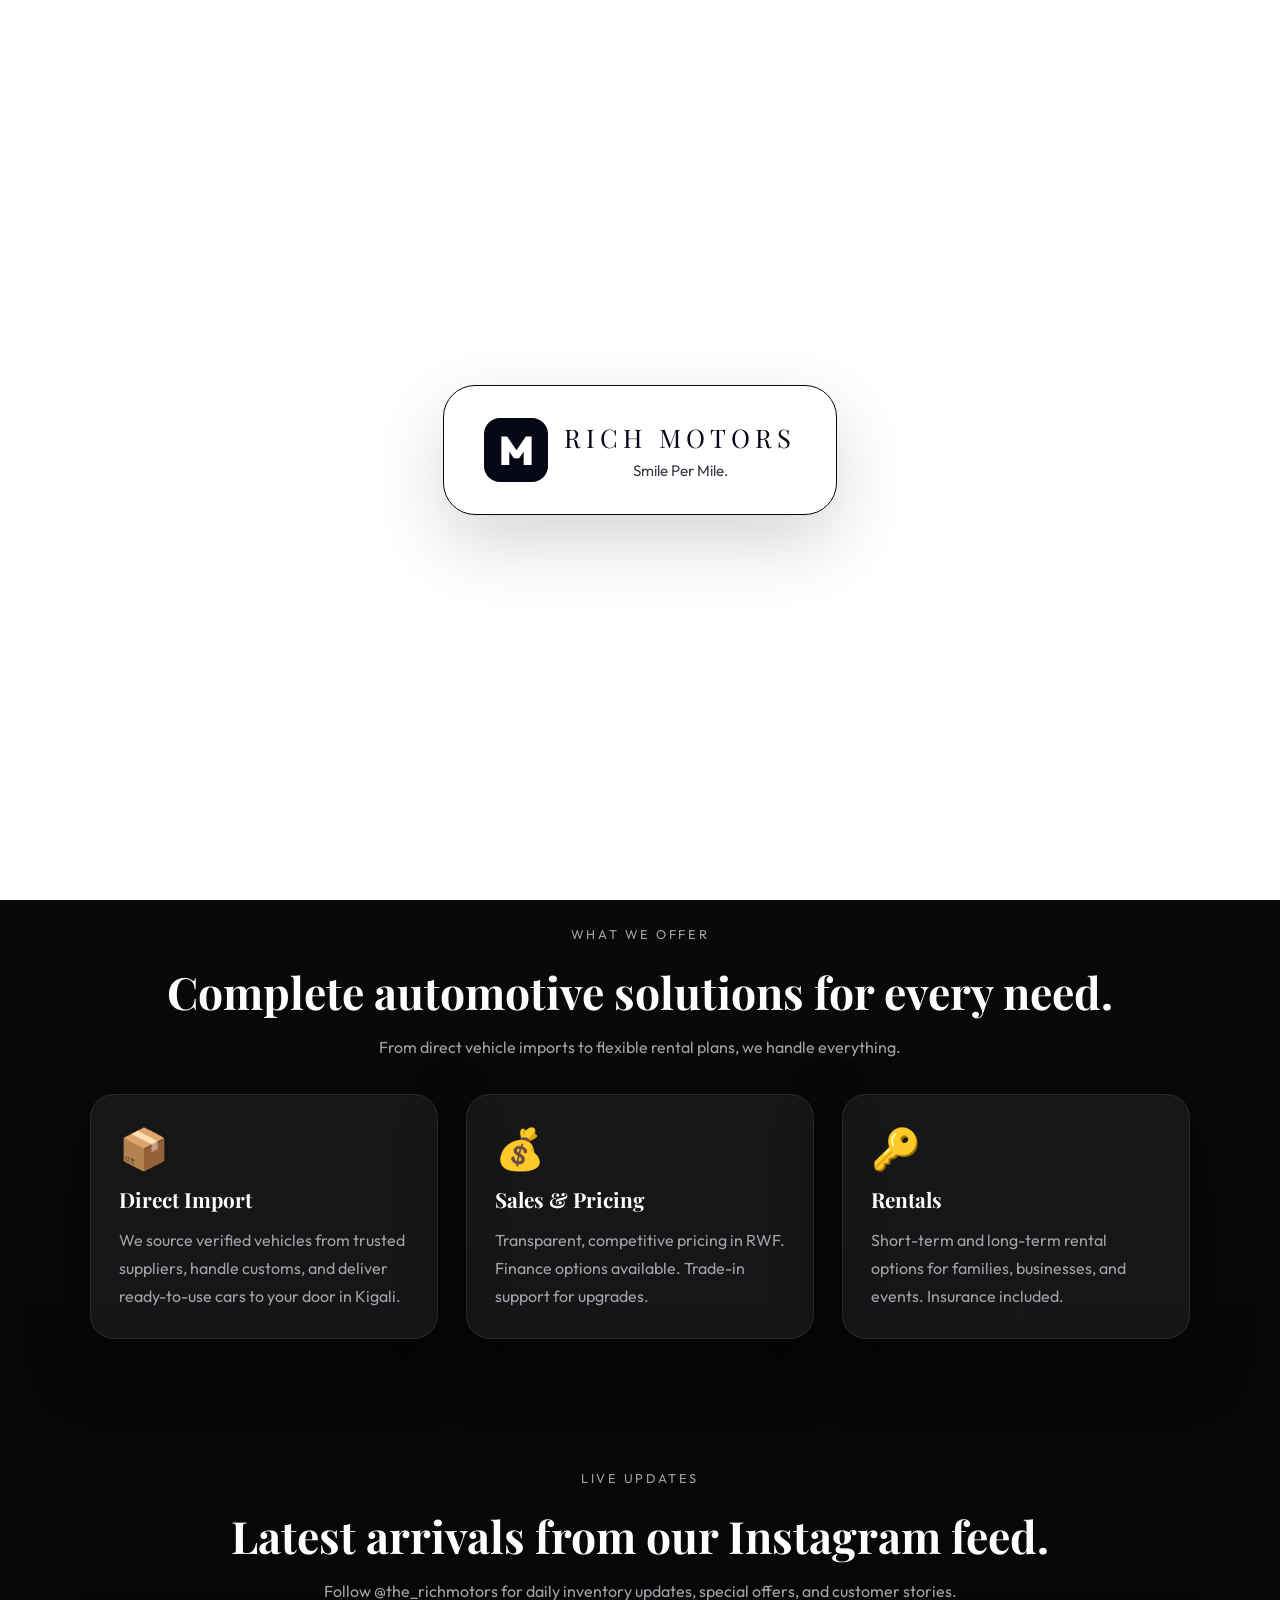
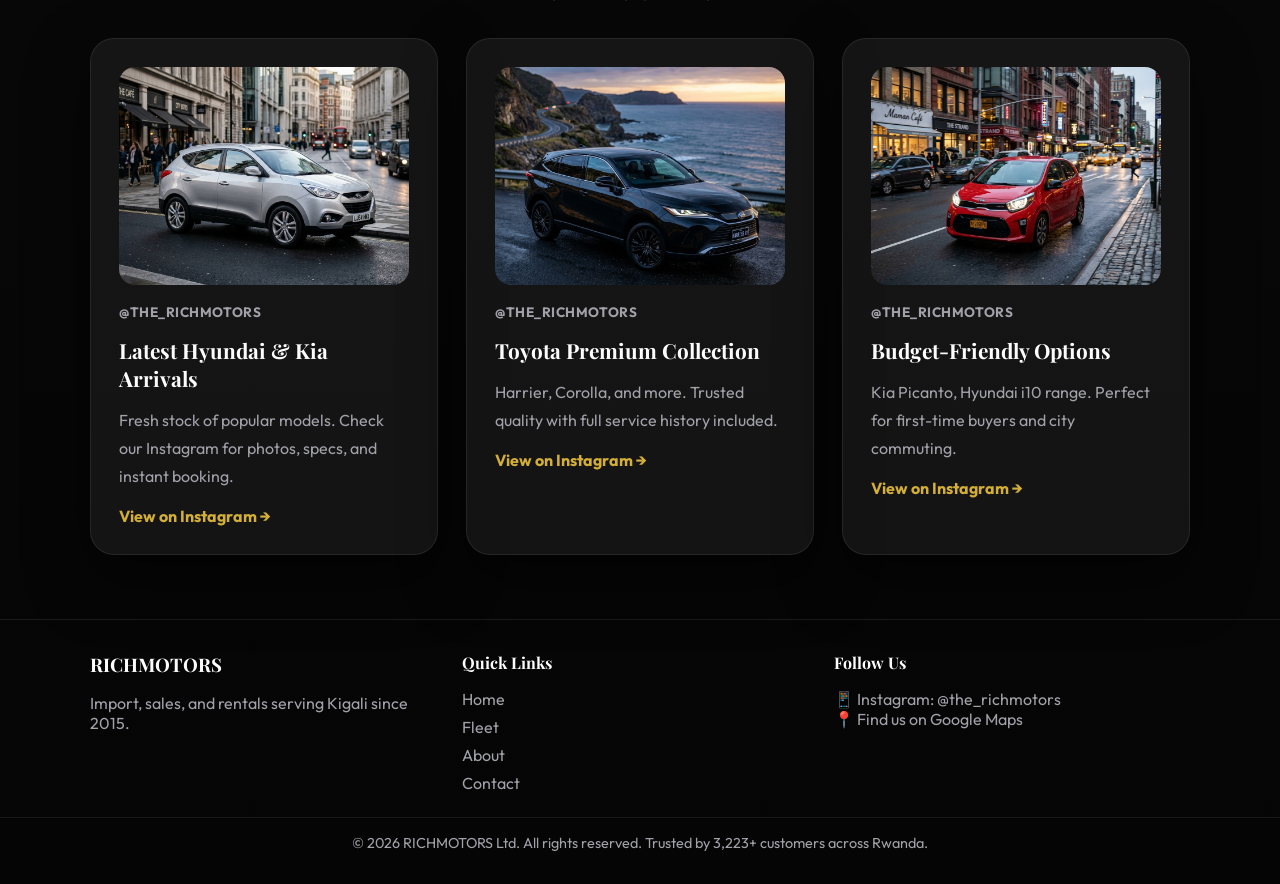
<file: index.html>
<!DOCTYPE html>
<html lang="en">
<head>
    <meta charset="UTF-8" />
    <meta name="viewport" content="width=device-width, initial-scale=1.0" />
    <meta name="description" content="RICHMOTORS - Import, sales, and car rentals in Kigali, Rwanda. Trusted vehicles with transparent pricing." />
    <title>RICHMOTORS - Import, Sales & Car Rentals in Kigali, Rwanda</title>
    <link rel="preconnect" href="https://fonts.googleapis.com">
    <link rel="preconnect" href="https://fonts.gstatic.com" crossorigin>
    <link href="https://fonts.googleapis.com/css2?family=Outfit:wght@300;400;600;700&family=Playfair+Display:wght@400;600;700&display=swap" rel="stylesheet">
    <link rel="stylesheet" href="style.css" />
</head>
<body>
    <div id="introOverlay" class="intro-overlay">
        <div class="intro-screen">
            <div class="intro-logo">
                <div class="intro-mark">M</div>
                <div>
                    <span class="intro-title">RICH MOTORS</span>
                    <span class="intro-tagline">Smile Per Mile.</span>
                </div>
            </div>
        </div>
    </div>

    <header class="site-header">
        <div class="container header-inner">
            <a class="custom-logo" href="index.html">
                <div class="logo-mark-rm">
                    <span class="r">r</span><span class="m">m</span>
                </div>
                <div class="logo-text-group">
                    <span class="rich">RICH</span>
                    <span class="motors">MOTORS</span>
                    <span class="smile">Smile Per Mile.</span>
                </div>
            </a>
            <button class="menu-toggle" aria-label="Open navigation">☰</button>
            <nav class="main-nav">
                <ul>
                    <li><a href="index.html" class="active">Home</a></li>
                    <li><a href="cars.html">Fleet</a></li>
                    <li><a href="About.html">About</a></li>
                    <li><a href="contact.html">Contact</a></li>
                </ul>
            </nav>
            <a class="nav-cta" href="contact.html">Get a Quote</a>
        </div>
    </header>

    <main>
        <!-- HOME SECTION -->
        <section id="home" class="hero">
            <div class="container hero-grid">
                <div class="hero-copy">
                    <span class="eyebrow">🇷🇼 Kigali's Trusted Auto Partner</span>
                    <h1>Import, sell, and rent quality vehicles with confidence.</h1>
                    <p>RICHMOTORS delivers verified Hyundai, Kia, Toyota, and more—with fast imports, competitive pricing in RWF, and expert service from Kicukiro.</p>
                    <div class="hero-actions">
                        <a class="btn btn-primary" href="#collection">Browse Fleet</a>
                        <a class="btn btn-secondary" href="#contact">Get a Quote</a>
                    </div>
                    <div class="hero-highlights">
                        <span class="highlight-pill">✓ Direct imports</span>
                        <span class="highlight-pill">✓ Transparent pricing</span>
                        <span class="highlight-pill">✓ Fast delivery</span>
                    </div>
                </div>
                <div class="hero-stats">
                    <div class="stat-card">
                        <strong>250+</strong>
                        <span>Quality vehicles</span>
                    </div>
                    <div class="stat-card">
                        <strong>3,223</strong>
                        <span>Trusted followers</span>
                    </div>
                    <div class="stat-card">
                        <strong>4.9★</strong>
                        <span>Customer rated</span>
                    </div>
                </div>
            </div>
        </section>

        <!-- FLEET SECTION REMOVED TO SEPARATE PAGE -->

        <!-- SERVICES SECTION -->
        <section class="section services-section">
            <div class="container section-header">
                <p class="eyebrow">What We Offer</p>
                <h2>Complete automotive solutions for every need.</h2>
                <p>From direct vehicle imports to flexible rental plans, we handle everything.</p>
            </div>
            <div class="container service-grid">
                <article class="service-card animate-on-scroll">
                    <div class="service-icon">📦</div>
                    <h3>Direct Import</h3>
                    <p>We source verified vehicles from trusted suppliers, handle customs, and deliver ready-to-use cars to your door in Kigali.</p>
                </article>
                <article class="service-card animate-on-scroll">
                    <div class="service-icon">💰</div>
                    <h3>Sales & Pricing</h3>
                    <p>Transparent, competitive pricing in RWF. Finance options available. Trade-in support for upgrades.</p>
                </article>
                <article class="service-card animate-on-scroll">
                    <div class="service-icon">🔑</div>
                    <h3>Rentals</h3>
                    <p>Short-term and long-term rental options for families, businesses, and events. Insurance included.</p>
                </article>
            </div>
        </section>

        <!-- ABOUT SECTION REMOVED TO SEPARATE PAGE -->

        <!-- INSTAGRAM SECTION -->
        <section class="section instagram-section">
            <div class="container section-header">
                <p class="eyebrow">Live Updates</p>
                <h2>Latest arrivals from our Instagram feed.</h2>
                <p>Follow @the_richmotors for daily inventory updates, special offers, and customer stories.</p>
            </div>
            <div class="container insta-grid">
                <article class="insta-card animate-on-scroll">
                    <img src="images/car1.png" alt="Latest Hyundai models" />
                    <p class="insta-tag">@the_richmotors</p>
                    <h3>Latest Hyundai & Kia Arrivals</h3>
                    <p>Fresh stock of popular models. Check our Instagram for photos, specs, and instant booking.</p>
                    <a href="https://www.instagram.com/the_richmotors" target="_blank" class="insta-link">View on Instagram →</a>
                </article>
                <article class="insta-card animate-on-scroll">
                    <img src="images/car3.png" alt="Toyota premium collection" />
                    <p class="insta-tag">@the_richmotors</p>
                    <h3>Toyota Premium Collection</h3>
                    <p>Harrier, Corolla, and more. Trusted quality with full service history included.</p>
                    <a href="https://www.instagram.com/the_richmotors" target="_blank" class="insta-link">View on Instagram →</a>
                </article>
                <article class="insta-card animate-on-scroll">
                    <img src="images/car4.png" alt="Affordable compact cars" />
                    <p class="insta-tag">@the_richmotors</p>
                    <h3>Budget-Friendly Options</h3>
                    <p>Kia Picanto, Hyundai i10 range. Perfect for first-time buyers and city commuting.</p>
                    <a href="https://www.instagram.com/the_richmotors" target="_blank" class="insta-link">View on Instagram →</a>
                </article>
            </div>
        </section>

        <!-- CONTACT SECTION REMOVED TO SEPARATE PAGE -->
    </main>

    <footer class="site-footer">
        <div class="container footer-inner">
            <div class="footer-section">
                <h3>RICHMOTORS</h3>
                <p>Import, sales, and rentals serving Kigali since 2015.</p>
            </div>
            <div class="footer-section">
                <h4>Quick Links</h4>
                <ul>
                    <li><a href="#home">Home</a></li>
                    <li><a href="#collection">Fleet</a></li>
                    <li><a href="#about">About</a></li>
                    <li><a href="#contact">Contact</a></li>
                </ul>
            </div>
            <div class="footer-section">
                <h4>Follow Us</h4>
                <p><a href="https://www.instagram.com/the_richmotors" target="_blank" class="social-link">📱 Instagram: @the_richmotors</a></p>
                <p><a href="https://maps.app.goo.gl/NDxoQRNzeqKCubPs7" target="_blank" class="social-link">📍 Find us on Google Maps</a></p>
            </div>
        </div>
        <div class="footer-bottom">
            <p>© 2026 RICHMOTORS Ltd. All rights reserved. Trusted by 3,223+ customers across Rwanda.</p>
        </div>
    </footer>

    <script src="script.js"></script>
</body>
</html>
</file>
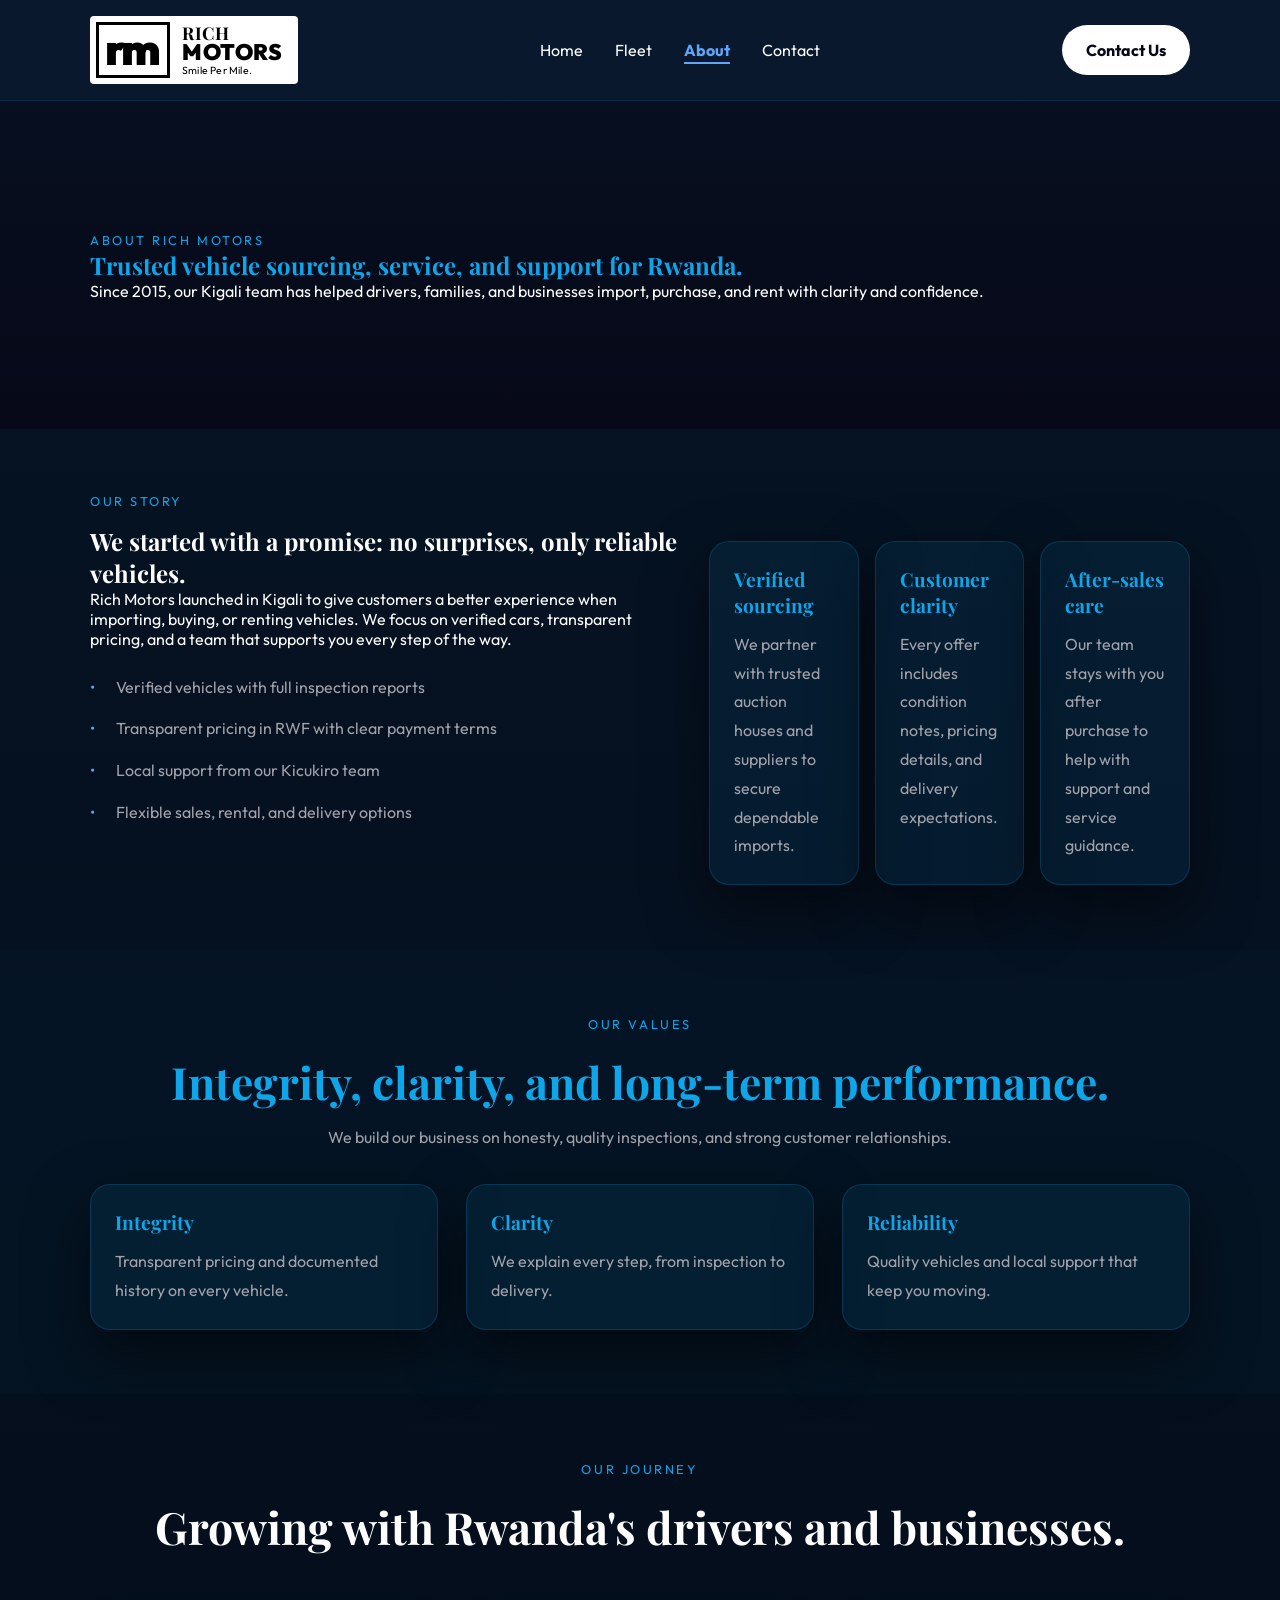
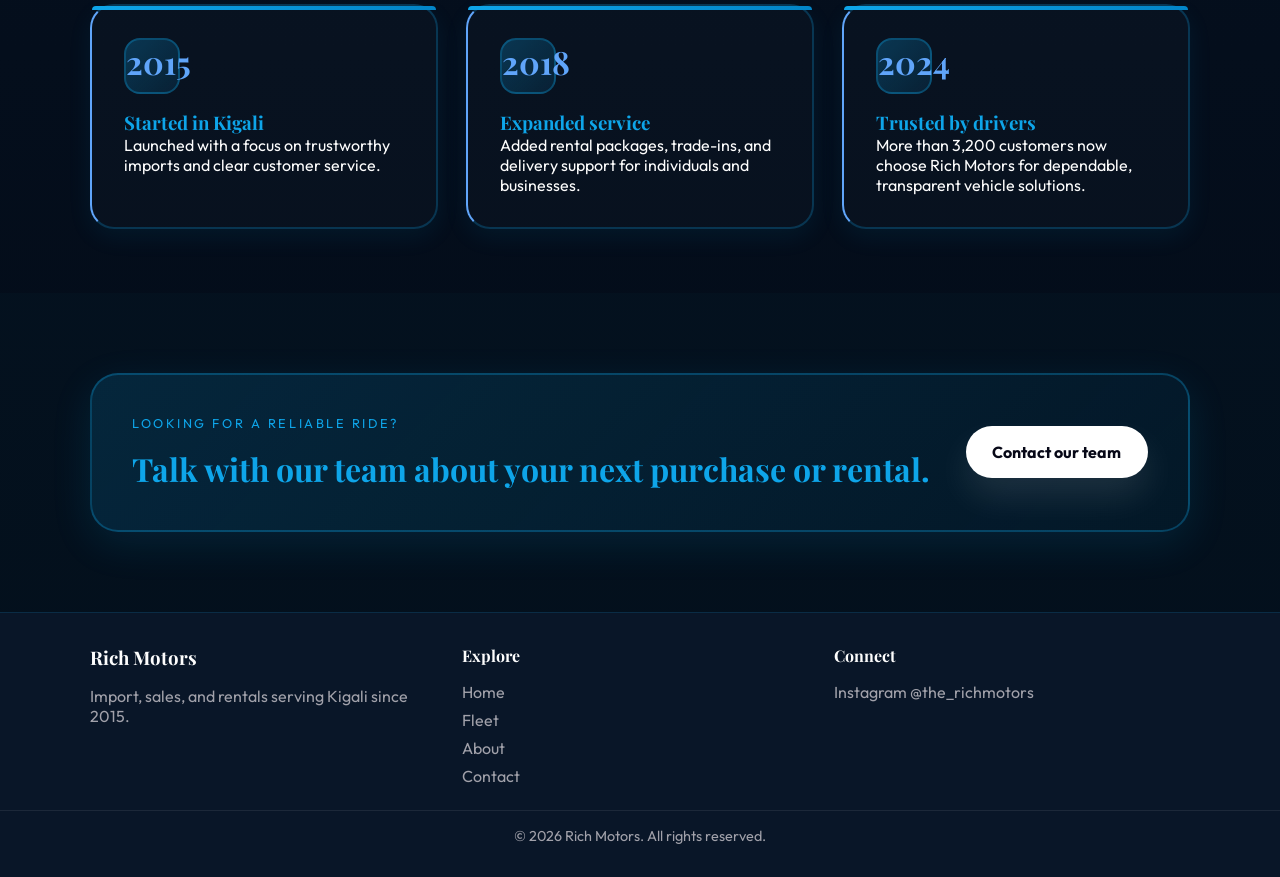
<file: About.html>
<!DOCTYPE html>
<html lang="en">
<head>
    <meta charset="UTF-8" />
    <meta name="viewport" content="width=device-width, initial-scale=1.0" />
    <title>Rich Motors - About</title>
    <link rel="preconnect" href="https://fonts.googleapis.com">
    <link rel="preconnect" href="https://fonts.gstatic.com" crossorigin>
    <link href="https://fonts.googleapis.com/css2?family=Outfit:wght@300;400;600;700&family=Playfair+Display:wght@400;600;700&display=swap" rel="stylesheet">
    <link rel="stylesheet" href="style.css" />
</head>
<body class="about-page">
    <header class="site-header">
        <div class="container header-inner">
            <a class="custom-logo" href="index.html">
                <div class="logo-mark-rm">
                    <span class="r">r</span><span class="m">m</span>
                </div>
                <div class="logo-text-group">
                    <span class="rich">RICH</span>
                    <span class="motors">MOTORS</span>
                    <span class="smile">Smile Per Mile.</span>
                </div>
            </a>
            <button class="menu-toggle" aria-label="Open navigation">☰</button>
            <nav class="main-nav">
                <ul>
                    <li><a href="index.html">Home</a></li>
                    <li><a href="cars.html">Fleet</a></li>
                    <li><a href="About.html" class="active">About</a></li>
                    <li><a href="contact.html">Contact</a></li>
                </ul>
            </nav>
            <a class="nav-cta" href="contact.html">Contact Us</a>
        </div>
    </header>

    <main>
        <section class="section page-hero page-hero-light">
            <div class="container">
                <span class="eyebrow">About Rich Motors</span>
                <h1>Trusted vehicle sourcing, service, and support for Rwanda.</h1>
                <p>Since 2015, our Kigali team has helped drivers, families, and businesses import, purchase, and rent with clarity and confidence.</p>
            </div>
        </section>

        <section class="section about-section">
            <div class="container about-grid">
                <div class="about-copy">
                    <p class="eyebrow">Our story</p>
                    <h2>We started with a promise: no surprises, only reliable vehicles.</h2>
                    <p>Rich Motors launched in Kigali to give customers a better experience when importing, buying, or renting vehicles. We focus on verified cars, transparent pricing, and a team that supports you every step of the way.</p>
                    <ul class="feature-list">
                        <li>Verified vehicles with full inspection reports</li>
                        <li>Transparent pricing in RWF with clear payment terms</li>
                        <li>Local support from our Kicukiro team</li>
                        <li>Flexible sales, rental, and delivery options</li>
                    </ul>
                </div>
                <div class="about-cards">
                    <div class="feature-card">
                        <h3>Verified sourcing</h3>
                        <p>We partner with trusted auction houses and suppliers to secure dependable imports.</p>
                    </div>
                    <div class="feature-card">
                        <h3>Customer clarity</h3>
                        <p>Every offer includes condition notes, pricing details, and delivery expectations.</p>
                    </div>
                    <div class="feature-card">
                        <h3>After-sales care</h3>
                        <p>Our team stays with you after purchase to help with support and service guidance.</p>
                    </div>
                </div>
            </div>
        </section>

        <section class="section values-section">
            <div class="container section-header">
                <p class="eyebrow">Our values</p>
                <h2>Integrity, clarity, and long-term performance.</h2>
                <p>We build our business on honesty, quality inspections, and strong customer relationships.</p>
            </div>
            <div class="container cards-grid">
                <article class="feature-card">
                    <h3>Integrity</h3>
                    <p>Transparent pricing and documented history on every vehicle.</p>
                </article>
                <article class="feature-card">
                    <h3>Clarity</h3>
                    <p>We explain every step, from inspection to delivery.</p>
                </article>
                <article class="feature-card">
                    <h3>Reliability</h3>
                    <p>Quality vehicles and local support that keep you moving.</p>
                </article>
            </div>
        </section>

        <section class="section timeline-section">
            <div class="container section-header">
                <p class="eyebrow">Our journey</p>
                <h2>Growing with Rwanda's drivers and businesses.</h2>
            </div>
            <div class="container timeline-grid">
                <article class="timeline-step">
                    <span class="step-number">2015</span>
                    <h3>Started in Kigali</h3>
                    <p>Launched with a focus on trustworthy imports and clear customer service.</p>
                </article>
                <article class="timeline-step">
                    <span class="step-number">2018</span>
                    <h3>Expanded service</h3>
                    <p>Added rental packages, trade-ins, and delivery support for individuals and businesses.</p>
                </article>
                <article class="timeline-step">
                    <span class="step-number">2024</span>
                    <h3>Trusted by drivers</h3>
                    <p>More than 3,200 customers now choose Rich Motors for dependable, transparent vehicle solutions.</p>
                </article>
            </div>
        </section>

        <section class="section cta-section">
            <div class="container cta-card">
                <div>
                    <p class="eyebrow">Looking for a reliable ride?</p>
                    <h2>Talk with our team about your next purchase or rental.</h2>
                </div>
                <a class="btn btn-primary" href="index.html#contact">Contact our team</a>
            </div>
        </section>
        </main>

    <footer class="site-footer">
        <div class="container footer-inner">
            <div class="footer-section">
                <h3>Rich Motors</h3>
                <p>Import, sales, and rentals serving Kigali since 2015.</p>
            </div>
            <div class="footer-section">
                <h4>Explore</h4>
                <ul>
                    <li><a href="index.html">Home</a></li>
                    <li><a href="cars.html">Fleet</a></li>
                    <li><a href="About.html">About</a></li>
                    <li><a href="contact.html">Contact</a></li>
                </ul>
            </div>
            <div class="footer-section">
                <h4>Connect</h4>
                <p><a href="https://www.instagram.com/the_richmotors" target="_blank">Instagram @the_richmotors</a></p>
            </div>
        </div>
        <div class="footer-bottom">
            <p>© 2026 Rich Motors. All rights reserved.</p>
        </div>
    </footer>

    <script src="script.js"></script>
</body>
</html>
</file>
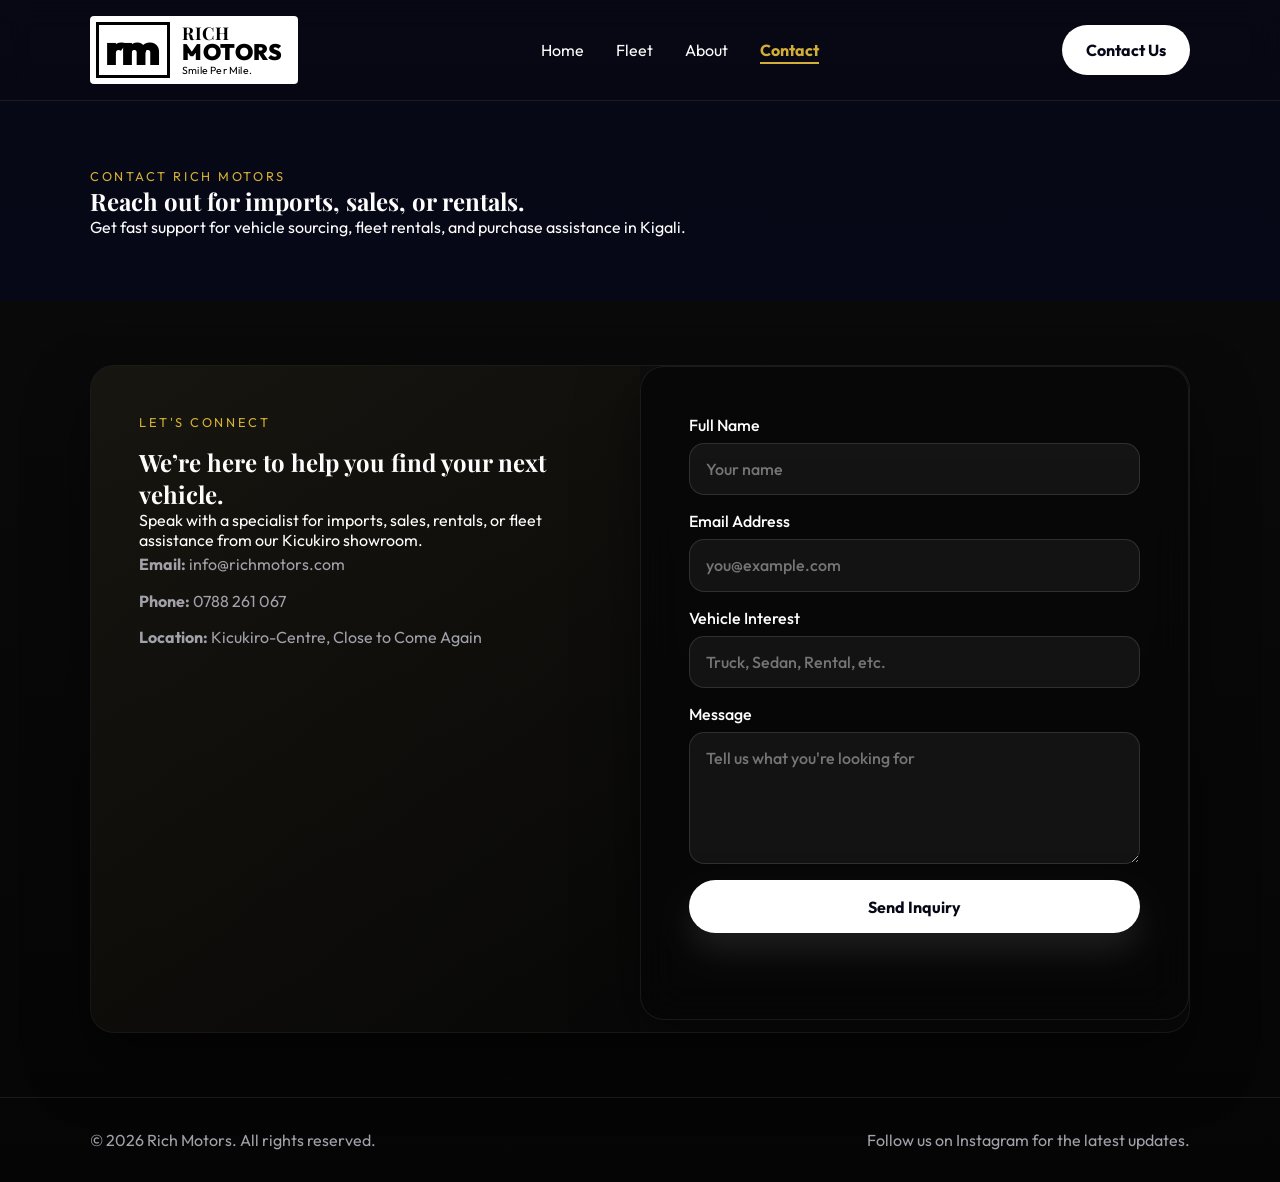
<file: contact.html>
<!DOCTYPE html>
<html lang="en">
<head>
    <meta charset="UTF-8" />
    <meta name="viewport" content="width=device-width, initial-scale=1.0" />
    <title>Rich Motors - Contact</title>
    <link rel="preconnect" href="https://fonts.googleapis.com">
    <link rel="preconnect" href="https://fonts.gstatic.com" crossorigin>
    <link href="https://fonts.googleapis.com/css2?family=Outfit:wght@300;400;600;700&family=Playfair+Display:wght@400;600;700&display=swap" rel="stylesheet">
    <link rel="stylesheet" href="style.css" />
</head>
<body class="contact-page">
    <header class="site-header">
        <div class="container header-inner">
            <a class="custom-logo" href="index.html">
                <div class="logo-mark-rm">
                    <span class="r">r</span><span class="m">m</span>
                </div>
                <div class="logo-text-group">
                    <span class="rich">RICH</span>
                    <span class="motors">MOTORS</span>
                    <span class="smile">Smile Per Mile.</span>
                </div>
            </a>
            <button class="menu-toggle" aria-label="Open navigation">☰</button>
            <nav class="main-nav">
                <ul>
                    <li><a href="index.html">Home</a></li>
                    <li><a href="cars.html">Fleet</a></li>
                    <li><a href="About.html">About</a></li>
                    <li><a href="contact.html" class="active">Contact</a></li>
                </ul>
            </nav>
            <a class="nav-cta" href="contact.html">Contact Us</a>
        </div>
    </header>

    <main>
        <section class="section page-hero page-hero-dark" style="background-image: linear-gradient(180deg, rgba(7, 8, 23, 0.7), rgba(7, 8, 23, 0.9)), url('https://images.unsplash.com/photo-1503376780353-7e6692767b70?auto=format&fit=crop&w=1600&q=80');">
            <div class="container">
                <span class="eyebrow">Contact Rich Motors</span>
                <h1>Reach out for imports, sales, or rentals.</h1>
                <p>Get fast support for vehicle sourcing, fleet rentals, and purchase assistance in Kigali.</p>
            </div>
        </section>

        <section class="section contact-section">
            <div class="container contact-grid">
                <div class="contact-intro">
                    <p class="eyebrow">Let's connect</p>
                    <h2>We’re here to help you find your next vehicle.</h2>
                    <p>Speak with a specialist for imports, sales, rentals, or fleet assistance from our Kicukiro showroom.</p>
                    <div class="contact-info">
                        <p><strong>Email:</strong> info@richmotors.com</p>
                        <p><strong>Phone:</strong> 0788 261 067</p>
                        <p><strong>Location:</strong> Kicukiro-Centre, Close to Come Again</p>
                    </div>
                    <div class="map-embed">
                        <iframe src="https://www.google.com/maps?q=Kicukiro+Centre,+Kigali&output=embed" loading="lazy" referrerpolicy="no-referrer-when-downgrade"></iframe>
                    </div>
                </div>
                <form class="contact-form" onsubmit="submitContact(event)">
                    <label>
                        Full Name
                        <input type="text" name="name" placeholder="Your name" required />
                    </label>
                    <label>
                        Email Address
                        <input type="email" name="email" placeholder="you@example.com" required />
                    </label>
                    <label>
                        Vehicle Interest
                        <input type="text" name="interest" placeholder="Truck, Sedan, Rental, etc." required />
                    </label>
                    <label>
                        Message
                        <textarea name="message" rows="5" placeholder="Tell us what you're looking for"></textarea>
                    </label>
                    <button class="btn btn-primary" type="submit">Send Inquiry</button>
                    <p class="form-status" id="formStatus"></p>
                </form></div>
        </section>
    </main>

    <footer class="site-footer">
        <div class="container footer-inner">
            <p>© 2026 Rich Motors. All rights reserved.</p>
            <p>Follow us on <a href="https://www.instagram.com/the_richmotors" target="_blank">Instagram</a> for the latest updates.</p>
        </div>
    </footer>

    <script src="script.js"></script>
</body>
</html>
</file>
<file: style.css>
* {
    margin: 0;
    padding: 0;
    box-sizing: border-box;
    font-family: 'Outfit', 'Segoe UI', Tahoma, Geneva, Verdana, sans-serif;
}

:root {
    --bg: #05060A;
    --surface: rgba(255, 255, 255, 0.05);
    --surface-strong: rgba(255, 255, 255, 0.15);
    --text: #fdfdfd;
    --muted: #a1a1aa;
    --gold: #D4AF37;
    --gold-dark: #aa8c2c;
    --accent: rgba(255, 255, 255, 0.95);
    --shadow: 0 24px 60px rgba(0, 0, 0, 0.5);
}

h1, h2, h3, h4, .intro-title, .logo {
    font-family: 'Playfair Display', serif;
}

body {
    background: linear-gradient(180deg, #0b0b0b 0%, #050505 100%);
    color: var(--text);
    min-height: 100vh;
}

img {
    display: block;
    max-width: 100%;
}

a {
    color: inherit;
    text-decoration: none;
}

button,
input,
textarea {
    font: inherit;
}

.container {
    width: min(1100px, calc(100% - 2rem));
    margin: 0 auto;
}

header.site-header {
    position: sticky;
    top: 0;
    z-index: 10;
    backdrop-filter: blur(16px);
    background: rgba(7, 8, 23, 0.82);
    border-bottom: 1px solid rgba(255, 255, 255, 0.08);
}

.header-inner {
    display: flex;
    align-items: center;
    justify-content: space-between;
    gap: 1rem;
    padding: 1rem 0;
}

.logo {
    display: inline-flex;
    align-items: center;
    gap: 0.8rem;
    font-size: 1.2rem;
    font-weight: 700;
    letter-spacing: 0.08em;
    text-transform: uppercase;
    color: var(--gold);
}

.logo-tagline {
    display: block;
    font-size: 0.72rem;
    font-weight: 400;
    letter-spacing: 0.16em;
    text-transform: uppercase;
    color: var(--text);
}

.logo-mark {
    display: inline-flex;
    align-items: center;
    justify-content: center;
    width: 2.4rem;
    height: 2.4rem;
    border-radius: 0.8rem;
    background: var(--gold);
    color: #07151f;
    font-size: 1.4rem;
    font-weight: 900;
}

.main-nav {
    display: flex;
    align-items: center;
}

.main-nav ul {
    display: flex;
    gap: 2rem;
    list-style: none;
}

.main-nav a {
    color: var(--text);
    transition: color 0.25s ease;
    position: relative;
}

.main-nav a::after {
    content: '';
    position: absolute;
    bottom: -4px;
    left: 0;
    width: 0;
    height: 2px;
    background: var(--gold);
    transition: width 0.3s ease;
}

.main-nav a:hover::after,
.main-nav a:focus-visible::after,
.main-nav a.active::after {
    width: 100%;
}

.main-nav a:hover,
.main-nav a:focus-visible,
.main-nav a.active {
    color: var(--gold);
}

.main-nav a.active {
    font-weight: 700;
}

.nav-cta {
    display: inline-flex;
    align-items: center;
    justify-content: center;
    padding: 0.95rem 1.5rem;
    border-radius: 999px;
    background: #ffffff;
    color: #070817;
    font-weight: 700;
    transition: all 0.3s ease;
    cursor: pointer;
}

.nav-cta:hover {
    transform: translateY(-4px) scale(1.05);
    background-color: #ffffff;
    box-shadow: 0 12px 30px rgba(255, 255, 255, 0.25);
}

.intro-overlay {
    position: fixed;
    inset: 0;
    background: #ffffff;
    display: flex;
    justify-content: center;
    align-items: center;
    z-index: 9999;
    opacity: 1;
    visibility: visible;
    transition: opacity 0.8s ease, visibility 0.8s ease;
    color: #070817;
}

.intro-overlay.hidden {
    opacity: 0;
    visibility: hidden;
}

.intro-screen {
    text-align: center;
}

.intro-logo {
    display: inline-flex;
    align-items: center;
    gap: 1rem;
    padding: 2rem 2.5rem;
    border-radius: 2rem;
    border: 1px solid #070817;
    background: #ffffff;
    box-shadow: 0 28px 70px rgba(0, 0, 0, 0.16);
    opacity: 0;
    transform: scale(0.85);
    animation: splashPop 0.9s ease-out 0.2s forwards;
}

.intro-mark {
    width: 4rem;
    height: 4rem;
    border-radius: 1rem;
    background: #070817;
    color: #ffffff;
    display: grid;
    place-items: center;
    font-size: 2.5rem;
    font-weight: 900;
    text-transform: uppercase;
}

.intro-title {
    display: block;
    font-size: 1.6rem;
    letter-spacing: 0.2em;
    color: #070817;
}

.intro-tagline {
    display: block;
    margin-top: 0.45rem;
    font-size: 0.95rem;
    color: #070817;
    opacity: 0.8;
}

@keyframes splashPop {
    from {
        opacity: 0;
        transform: scale(0.72);
    }
    to {
        opacity: 1;
        transform: scale(1);
    }
}

.menu-toggle {
    display: none;
    border: none;
    background: transparent;
    color: var(--text);
    font-size: 1.8rem;
    cursor: pointer;
    padding: 0.5rem;
}

.hero {
    padding: 5rem 0 3rem;
    min-height: 82vh;
    background-image: url('images/hero.png');
    background-size: cover;
    background-position: center;
    background-repeat: no-repeat;
    position: relative;
}

.hero::after,
.page-hero::after {
    content: '';
    position: absolute;
    inset: 0;
    background: linear-gradient(180deg, rgba(7, 8, 23, 0.55), rgba(7, 8, 23, 0.95));
}

.page-hero {
    padding: 6rem 0;
    background: linear-gradient(135deg, rgba(7, 8, 23, 0.9), rgba(16, 20, 47, 0.95));
    background-size: cover;
    background-position: center;
    background-repeat: no-repeat;
    position: relative;
}

.page-hero-light {
    background: linear-gradient(135deg, rgba(255, 255, 255, 0.06), rgba(255, 255, 255, 0.02));
    background-size: cover;
    background-position: center;
    background-repeat: no-repeat;
}

.page-hero .container,
.hero .container {
    position: relative;
    z-index: 1;
}

.hero-grid {
    position: relative;
    display: grid;
    grid-template-columns: 1.4fr 0.8fr;
    gap: 2rem;
    align-items: center;
    min-height: 70vh;
}

.hero-copy {
    max-width: 640px;
}

.eyebrow {
    text-transform: uppercase;
    letter-spacing: 0.2em;
    color: var(--gold);
    font-size: 0.8rem;
    margin-bottom: 1rem;
}

.hero-copy h1 {
    font-size: clamp(2.8rem, 2.5vw + 1.5rem, 4.2rem);
    line-height: 1.02;
    margin-bottom: 1rem;
}

.hero-copy p {
    color: var(--muted);
    max-width: 42rem;
    margin-bottom: 2rem;
    line-height: 1.8;
}

.hero-actions {
    display: flex;
    flex-wrap: wrap;
    gap: 1rem;
}

.hero-highlights {
    display: flex;
    flex-wrap: wrap;
    gap: 0.75rem;
    margin-top: 1.5rem;
}

.highlight-pill {
    display: inline-flex;
    align-items: center;
    justify-content: center;
    padding: 0.75rem 1rem;
    border-radius: 999px;
    background: rgba(244, 193, 26, 0.16);
    color: #f4c11a;
    font-weight: 700;
    letter-spacing: 0.04em;
    font-size: 0.95rem;
}

.btn {
    display: inline-flex;
    align-items: center;
    justify-content: center;
    padding: 0.95rem 1.6rem;
    border-radius: 999px;
    border: 1px solid transparent;
    transition: all 0.3s ease;
    cursor: pointer;
}

.btn-primary {
    background: #ffffff;
    color: #070817;
    font-weight: 700;
    box-shadow: 0 18px 35px rgba(255, 255, 255, 0.1);
}

.btn-primary:hover {
    transform: translateY(-3px) scale(1.05);
    background: #ffffff;
    box-shadow: 0 16px 40px rgba(255, 255, 255, 0.2);
}

.btn-secondary {
    background: rgba(255, 255, 255, 0.08);
    color: var(--text);
    border-color: rgba(255, 255, 255, 0.18);
}

.btn-secondary:hover {
    background: rgba(255, 255, 255, 0.18);
    transform: translateY(-3px);
    box-shadow: 0 12px 30px rgba(255, 255, 255, 0.12);
}

.hero-stats {
    display: grid;
    gap: 1rem;
}

.stat-card {
    background: rgba(255, 255, 255, 0.08);
    border: 1px solid rgba(255, 255, 255, 0.08);
    border-radius: 1rem;
    padding: 1.4rem;
    box-shadow: var(--shadow);
    transition: all 0.3s ease;
    cursor: pointer;
    position: relative;
    overflow: hidden;
}

.stat-card::before {
    content: '';
    position: absolute;
    inset: 0;
    background: linear-gradient(135deg, rgba(244, 193, 26, 0.15), rgba(255, 255, 255, 0.06));
    opacity: 0;
    transition: opacity 0.3s ease;
    z-index: 0;
}

.stat-card > * {
    position: relative;
    z-index: 1;
}

.stat-card:hover {
    transform: translateY(-6px);
    box-shadow: 0 28px 70px rgba(244, 193, 26, 0.25), 0 20px 50px rgba(0, 0, 0, 0.35);
    border-color: rgba(244, 193, 26, 0.4);
}

.stat-card:hover::before {
    opacity: 1;
}

.stat-card strong {
    display: block;
    font-size: 2rem;
    margin-bottom: 0.4rem;
    color: var(--gold);
}

.section {
    padding: 4rem 0;
}

.section-header {
    text-align: center;
    margin-bottom: 2rem;
}

.section-header h2 {
    font-size: clamp(2.1rem, 1.6vw + 1.5rem, 3rem);
    margin: 1rem 0 0.75rem;
}

.section-header p {
    color: var(--muted);
    max-width: 700px;
    margin: 0 auto;
    line-height: 1.8;
}

.cards-grid {
    display: grid;
    grid-template-columns: repeat(auto-fit, minmax(280px, 1fr));
    gap: 1.75rem;
}

.car-card {
    background: rgba(255, 255, 255, 0.06);
    border: 1px solid rgba(255, 255, 255, 0.08);
    border-radius: 1.5rem;
    overflow: hidden;
    box-shadow: var(--shadow);
    display: flex;
    flex-direction: column;
    position: relative;
    transition: all 0.3s ease;
    cursor: pointer;
}

.car-card::before {
    content: '';
    position: absolute;
    inset: 0;
    background: linear-gradient(135deg, rgba(244, 193, 26, 0.15), rgba(255, 255, 255, 0.05));
    opacity: 0;
    transition: opacity 0.3s ease;
    z-index: 1;
    pointer-events: none;
}

.car-card:hover {
    transform: translateY(-12px) scale(1.02);
    box-shadow: 0 40px 100px rgba(244, 193, 26, 0.25), 0 32px 80px rgba(0, 0, 0, 0.45);
    border-color: rgba(244, 193, 26, 0.4);
}

.car-card:hover::before {
    opacity: 1;
}

.car-card img {
    aspect-ratio: 4 / 3;
    object-fit: cover;
    transition: transform 0.3s ease;
}

.car-card:hover img {
    transform: scale(1.05);
}

.card-badge {
    position: absolute;
    top: 1rem;
    right: 1rem;
    background: linear-gradient(135deg, #f4c11a, #ffd700);
    color: #070817;
    padding: 0.5rem 1rem;
    border-radius: 999px;
    font-weight: 700;
    font-size: 0.85rem;
    z-index: 2;
    box-shadow: 0 4px 15px rgba(244, 193, 26, 0.3);
}

.card-content {
    padding: 1.6rem;
    display: flex;
    flex-direction: column;
    gap: 1rem;
}

.card-content h3 {
    font-size: 1.4rem;
}

.card-content p {
    color: var(--muted);
    line-height: 1.75;
}

.card-specs {
    display: flex;
    flex-wrap: wrap;
    gap: 0.75rem;
    padding: 0.75rem 0;
    border-top: 1px solid rgba(255, 255, 255, 0.08);
    border-bottom: 1px solid rgba(255, 255, 255, 0.08);
}

.card-specs span {
    display: inline-block;
    background: rgba(244, 193, 26, 0.1);
    color: #f4c11a;
    padding: 0.4rem 0.75rem;
    border-radius: 999px;
    font-size: 0.85rem;
    font-weight: 600;
}

.card-meta {
    margin-top: auto;
    display: flex;
    align-items: center;
    justify-content: space-between;
    gap: 1rem;
    flex-wrap: wrap;
}

.card-meta span {
    color: var(--gold);
    font-weight: 700;
    font-size: 1.2rem;
}

.card-meta button {
    border: none;
    background: #ffffff;
    color: #070817;
    padding: 0.85rem 1.2rem;
    border-radius: 999px;
    cursor: pointer;
    transition: all 0.3s ease;
    font-weight: 600;
}

.card-meta button:hover {
    transform: translateY(-4px) scale(1.05);
    background: #ffffff;
    box-shadow: 0 12px 30px rgba(255, 255, 255, 0.25);
}

.about-grid,
.contact-grid {
    display: grid;
    grid-template-columns: 1.1fr 0.9fr;
    gap: 2rem;
    align-items: start;
}

.service-grid,
.insta-grid {
    display: grid;
    grid-template-columns: repeat(auto-fit, minmax(300px, 1fr));
    gap: 1.75rem;
}

.about-copy,
.contact-intro {
    max-width: 620px;
}

.service-card,
.insta-card {
    background: rgba(255, 255, 255, 0.06);
    border: 1px solid rgba(255, 255, 255, 0.08);
    border-radius: 1.5rem;
    padding: 1.75rem;
    box-shadow: var(--shadow);
    transition: all 0.3s ease;
    cursor: pointer;
    position: relative;
    overflow: hidden;
}

.service-card::before,
.insta-card::before {
    content: '';
    position: absolute;
    inset: 0;
    background: linear-gradient(135deg, rgba(244, 193, 26, 0.1), rgba(255, 255, 255, 0.04));
    opacity: 0;
    transition: opacity 0.3s ease;
    z-index: 0;
}

.service-card > *,
.insta-card > * {
    position: relative;
    z-index: 1;
}

.service-card:hover,
.insta-card:hover {
    transform: translateY(-10px) scale(1.02);
    box-shadow: 0 35px 90px rgba(244, 193, 26, 0.2), 0 28px 70px rgba(0, 0, 0, 0.4);
    border-color: rgba(244, 193, 26, 0.3);
}

.service-card:hover::before,
.insta-card:hover::before {
    opacity: 1;
}

.service-icon {
    font-size: 2.5rem;
    margin-bottom: 0.75rem;
}

.service-card h3,
.insta-card h3 {
    margin-bottom: 0.85rem;
    font-size: 1.3rem;
}

.service-card p,
.insta-card p {
    color: var(--muted);
    line-height: 1.75;
}

.insta-card img {
    width: 100%;
    aspect-ratio: 4 / 3;
    object-fit: cover;
    border-radius: 1rem;
    margin-bottom: 1rem;
    transition: transform 0.3s ease;
}

.insta-card:hover img {
    transform: scale(1.05);
}

.insta-tag {
    display: inline-block;
    margin-bottom: 0.75rem;
    color: var(--gold);
    font-weight: 700;
    letter-spacing: 0.04em;
    text-transform: uppercase;
    font-size: 0.85rem;
}

.insta-link {
    display: inline-flex;
    align-items: center;
    gap: 0.5rem;
    color: var(--gold);
    font-weight: 700;
    margin-top: 1rem;
    transition: all 0.3s ease;
}

.insta-link:hover {
    transform: translateX(6px);
    color: #ffffff;
    filter: brightness(1.2);
}

.feature-list {
    list-style: none;
    margin-top: 1.5rem;
    display: grid;
    gap: 0.8rem;
}

.feature-list li {
    position: relative;
    padding-left: 1.6rem;
    color: var(--muted);
    line-height: 1.8;
}

.feature-list li::before {
    content: '•';
    position: absolute;
    left: 0;
    color: var(--gold);
}

.about-cards {
    display: grid;
    gap: 1rem;
}

.feature-card {
    background: rgba(255, 255, 255, 0.06);
    border: 1px solid rgba(255, 255, 255, 0.08);
    border-radius: 1.25rem;
    padding: 1.5rem;
    box-shadow: var(--shadow);
    transition: all 0.3s ease;
    cursor: pointer;
    position: relative;
    overflow: hidden;
}

.feature-card::before {
    content: '';
    position: absolute;
    inset: 0;
    background: linear-gradient(135deg, rgba(244, 193, 26, 0.1), rgba(255, 255, 255, 0.04));
    opacity: 0;
    transition: opacity 0.3s ease;
    z-index: 0;
}

.feature-card > * {
    position: relative;
    z-index: 1;
}

.feature-card:hover {
    transform: translateY(-8px) scale(1.01);
    box-shadow: 0 30px 80px rgba(244, 193, 26, 0.2), 0 24px 60px rgba(0, 0, 0, 0.35);
    border-color: rgba(244, 193, 26, 0.3);
}

.feature-card:hover::before {
    opacity: 1;
}

.feature-card h3 {
    margin-bottom: 0.75rem;
    font-size: 1.2rem;
}

.feature-card p {
    color: var(--muted);
    line-height: 1.8;
}

.about-page {
    background: linear-gradient(180deg, #0a1a2e 0%, #16213e 100%);
    --accent-color: #0ea5e9;
}

.about-page header.site-header {
    background: rgba(10, 26, 46, 0.95);
    border-bottom: 1px solid rgba(14, 165, 233, 0.15);
}

.about-page .page-hero {
    background: linear-gradient(135deg, rgba(14, 165, 233, 0.12), rgba(14, 165, 233, 0.04)), url('https://images.unsplash.com/photo-1503376780353-7e6692767b70?auto=format&fit=crop&w=1600&q=80');
    padding: 8rem 0;
}

.about-page .page-hero h1 {
    color: #0ea5e9;
}

.about-page .eyebrow {
    color: #0ea5e9;
}

.about-page .section {
    background: rgba(14, 165, 233, 0.02);
}

.about-page .section:nth-child(odd) {
    background: rgba(14, 165, 233, 0.04);
}

.about-page .feature-card {
    background: rgba(14, 165, 233, 0.08);
    border: 1px solid rgba(14, 165, 233, 0.2);
    transition: all 0.3s ease;
}

.about-page .feature-card:hover {
    background: rgba(14, 165, 233, 0.14);
    border-color: rgba(14, 165, 233, 0.4);
    box-shadow: 0 30px 80px rgba(14, 165, 233, 0.15), 0 24px 60px rgba(0, 0, 0, 0.35);
    transform: translateY(-8px) scale(1.01);
}

.about-page .feature-card h3 {
    color: #0ea5e9;
}

.about-page .timeline-grid {
    display: grid;
    grid-template-columns: repeat(auto-fit, minmax(260px, 1fr));
    gap: 1.75rem;
}

.timeline-step {
    background: linear-gradient(135deg, rgba(14, 165, 233, 0.1), rgba(14, 165, 233, 0.02));
    border: 2px solid rgba(14, 165, 233, 0.25);
    border-radius: 1.5rem;
    padding: 2rem;
    box-shadow: 0 8px 24px rgba(14, 165, 233, 0.08);
    transition: all 0.3s ease;
    position: relative;
}

.timeline-step::before {
    content: '';
    position: absolute;
    top: 0;
    left: 0;
    right: 0;
    height: 4px;
    background: linear-gradient(90deg, #0ea5e9, #0284c7);
    border-radius: 1.5rem 1.5rem 0 0;
}

.timeline-step:hover {
    transform: translateY(-10px);
    box-shadow: 0 20px 50px rgba(14, 165, 233, 0.2);
    border-color: rgba(14, 165, 233, 0.5);
}

.timeline-step h3 {
    color: #0ea5e9;
    margin-top: 1rem;
}

.step-number {
    display: inline-flex;
    align-items: center;
    justify-content: center;
    width: 3.5rem;
    height: 3.5rem;
    border-radius: 1rem;
    background: linear-gradient(135deg, rgba(14, 165, 233, 0.25), rgba(14, 165, 233, 0.1));
    color: #0ea5e9;
    font-weight: 700;
    font-size: 1.3rem;
    border: 2px solid rgba(14, 165, 233, 0.3);
    margin-bottom: 1rem;
}

.about-page .values-section {
    background: rgba(14, 165, 233, 0.06);
}

.about-page .values-section .section-header h2 {
    color: #0ea5e9;
}

.about-page .cta-card {
    background: linear-gradient(135deg, rgba(14, 165, 233, 0.15), rgba(14, 165, 233, 0.05));
    border: 2px solid rgba(14, 165, 233, 0.3);
    border-radius: 1.75rem;
    padding: 2.5rem;
    display: flex;
    align-items: center;
    justify-content: space-between;
    gap: 2rem;
    box-shadow: 0 12px 40px rgba(14, 165, 233, 0.12);
    transition: all 0.3s ease;
}

.about-page .cta-card:hover {
    background: linear-gradient(135deg, rgba(14, 165, 233, 0.22), rgba(14, 165, 233, 0.08));
    border-color: rgba(14, 165, 233, 0.5);
    box-shadow: 0 20px 60px rgba(14, 165, 233, 0.2);
    transform: scale(1.02);
}

.about-page .cta-card h2 {
    margin: 0;
    font-size: clamp(2rem, 2.5vw, 2.6rem);
    color: #0ea5e9;
}

.about-page .cta-section {
    padding: 5rem 0;
    background: rgba(14, 165, 233, 0.04);
}

.about-page .site-footer {
    background: rgba(10, 26, 46, 0.8);
    border-top: 1px solid rgba(14, 165, 233, 0.15);
}

.about-page .site-footer a:hover {
    color: #0ea5e9;
}

@media (max-width: 768px) {
    .about-page .page-hero {
        padding: 5rem 0;
    }

    .about-page .cta-card {
        flex-direction: column;
        text-align: center;
        padding: 2rem;
    }

    .about-page .timeline-grid {
        grid-template-columns: 1fr;
    }
}

.contact-form {
    background: rgba(255, 255, 255, 0.06);
    border: 1px solid rgba(255, 255, 255, 0.08);
    border-radius: 1.5rem;
    padding: 2rem;
    box-shadow: var(--shadow);
    display: grid;
    gap: 1rem;
}

.contact-form label {
    display: grid;
    gap: 0.5rem;
    color: var(--text);
    font-weight: 500;
}

.contact-form input,
.contact-form select,
.contact-form textarea {
    width: 100%;
    background: rgba(255, 255, 255, 0.05);
    border: 1px solid rgba(255, 255, 255, 0.12);
    border-radius: 0.95rem;
    padding: 0.95rem 1rem;
    color: var(--text);
    outline: none;
    transition: all 0.3s ease;
}

.contact-form input:focus,
.contact-form select:focus,
.contact-form textarea:focus {
    border-color: rgba(244, 193, 26, 0.9);
    box-shadow: 0 0 0 4px rgba(244, 193, 26, 0.12);
}

.contact-info p {
    color: var(--muted);
    line-height: 1.8;
    margin-bottom: 0.5rem;
}

.map-embed {
    margin-top: 1.5rem;
    border-radius: 1rem;
    overflow: hidden;
}

.map-embed iframe {
    width: 100%;
    min-height: 280px;
    border: 0;
}

.form-status {
    color: var(--gold);
    min-height: 1.4rem;
    font-weight: 600;
}

.site-footer {
    border-top: 1px solid rgba(255, 255, 255, 0.08);
    padding: 2rem 0;
}

.footer-inner {
    display: flex;
    justify-content: space-between;
    gap: 1rem;
    flex-wrap: wrap;
    color: var(--muted);
}

.footer-section {
    flex: 1;
    min-width: 200px;
}

.footer-section h3,
.footer-section h4 {
    margin-bottom: 1rem;
    color: var(--text);
}

.footer-section ul {
    list-style: none;
}

.footer-section ul li {
    margin-bottom: 0.5rem;
}

.footer-section a {
    transition: color 0.3s ease;
}

.footer-section a:hover {
    color: var(--gold);
}

.footer-bottom {
    text-align: center;
    margin-top: 1rem;
    padding-top: 1rem;
    border-top: 1px solid rgba(255, 255, 255, 0.08);
    font-size: 0.9rem;
    color: var(--muted);
}

/* Responsive Design */
@media (max-width: 1024px) {
    .hero-grid {
        grid-template-columns: 1fr;
        min-height: auto;
    }

    .cards-grid {
        grid-template-columns: repeat(auto-fit, minmax(250px, 1fr));
    }

    .service-grid,
    .insta-grid {
        grid-template-columns: repeat(2, 1fr);
    }

    .about-grid,
    .contact-grid {
        grid-template-columns: 1fr;
    }
}

@media (max-width: 900px) {
    .hero-grid,
    .about-grid,
    .contact-grid,
    .cards-grid,
    .service-grid,
    .insta-grid {
        grid-template-columns: 1fr;
    }

    .main-nav ul {
        flex-direction: column;
        gap: 1rem;
    }

    .header-inner {
        flex-wrap: wrap;
    }

    .section {
        padding: 2.5rem 0;
    }
}

@media (max-width: 768px) {
    .menu-toggle {
        display: inline-flex;
    }

    .main-nav {
        position: absolute;
        top: 100%;
        left: 0;
        right: 0;
        background: rgba(7, 8, 23, 0.96);
        border-top: 1px solid rgba(255, 255, 255, 0.08);
        transform: translateY(-100%);
        transition: transform 0.25s ease;
        overflow: hidden;
        max-height: 0;
    }

    .main-nav.open {
        transform: translateY(0);
        max-height: 300px;
    }

    .main-nav ul {
        flex-direction: column;
        align-items: center;
        padding: 1.5rem 0;
        gap: 1rem;
    }

    .nav-cta {
        width: 100%;
        text-align: center;
    }

    .cards-grid {
        grid-template-columns: 1fr;
    }

    .service-grid,
    .insta-grid {
        grid-template-columns: 1fr;
    }

    .hero {
        padding: 3rem 0 2rem;
        min-height: auto;
    }

    .hero-copy h1 {
        font-size: clamp(1.8rem, 5vw, 2.8rem);
    }

    .hero-stats {
        grid-template-columns: repeat(3, 1fr);
        gap: 0.75rem;
    }

    .stat-card {
        padding: 1rem;
    }

    .stat-card strong {
        font-size: 1.5rem;
    }

    .card-meta {
        flex-direction: column;
        align-items: stretch;
    }

    .card-meta button {
        width: 100%;
    }

    .section-header h2 {
        font-size: clamp(1.5rem, 4vw, 2rem);
    }
}

@media (max-width: 640px) {
    .hero {
        padding-top: 2rem;
    }

    .hero-copy h1 {
        font-size: 1.8rem;
    }

    .hero-stats {
        grid-template-columns: 1fr;
    }

    .hero-highlights {
        flex-direction: column;
        gap: 0.5rem;
    }

    .highlight-pill {
        width: 100%;
        justify-content: flex-start;
    }

    .hero-actions {
        flex-direction: column;
    }

    .btn {
        width: 100%;
    }

    .footer-inner {
        flex-direction: column;
        text-align: center;
    }

    .container {
        width: calc(100% - 1.5rem);
    }

    .card-content {
        padding: 1rem;
    }

    .service-card,
    .insta-card,
    .feature-card {
        padding: 1.25rem;
    }

    .contact-form {
        padding: 1.5rem;
    }

    .section {
        padding: 2rem 0;
    }

    .section-header {
        margin-bottom: 1.5rem;
    }

    .card-meta span {
        font-size: 1rem;
    }
}

@media (max-width: 480px) {
    .header-inner {
        gap: 0.5rem;
    }

    .logo {
        font-size: 1rem;
    }

    .logo-mark {
        width: 2rem;
        height: 2rem;
        font-size: 1.1rem;
    }

    .hero-copy h1 {
        font-size: 1.5rem;
        line-height: 1.1;
    }

    .eyebrow {
        font-size: 0.7rem;
    }

    .card-badge {
        font-size: 0.75rem;
        padding: 0.4rem 0.8rem;
    }

    .insta-card img,
    .car-card img {
        aspect-ratio: 1/1;
    }
}

/* Animations */
.animate-on-scroll {
    opacity: 0;
    transform: translateY(30px);
    transition: opacity 0.8s ease-out, transform 0.8s ease-out;
}

.animate-on-scroll.visible {
    opacity: 1;
    transform: translateY(0);
}

/* --- DISTINCT PAGE STYLES --- */

/* 1. Cars Page */
.cars-page .cars-hero {
    min-height: 40vh;
    padding: 6rem 0 3rem;
}
.fleet-filters {
    display: flex;
    gap: 1rem;
    margin-top: 2rem;
    flex-wrap: wrap;
}
.filter-btn {
    background: rgba(255,255,255,0.05);
    border: 1px solid rgba(255,255,255,0.1);
    color: var(--text);
    padding: 0.6rem 1.2rem;
    border-radius: 999px;
    cursor: pointer;
    transition: all 0.3s;
}
.filter-btn.active, .filter-btn:hover {
    background: var(--gold);
    color: var(--bg);
}
.cars-gallery-grid {
    display: grid;
    grid-template-columns: repeat(auto-fit, minmax(320px, 1fr));
    gap: 2rem;
}
.car-gallery-card {
    background: rgba(255, 255, 255, 0.03);
    border: 1px solid rgba(255, 255, 255, 0.08);
    border-radius: 1rem;
    overflow: hidden;
    transition: all 0.4s ease;
    backdrop-filter: blur(10px);
}
.car-gallery-card:hover {
    transform: translateY(-10px);
    box-shadow: 0 20px 40px rgba(212, 175, 55, 0.15);
    border-color: rgba(212, 175, 55, 0.4);
}
.gallery-image-wrapper {
    position: relative;
    overflow: hidden;
}
.gallery-image-wrapper img {
    width: 100%;
    aspect-ratio: 16/9;
    object-fit: cover;
    transition: transform 0.5s ease;
}
.car-gallery-card:hover .gallery-image-wrapper img {
    transform: scale(1.08);
}
.gallery-content {
    padding: 1.5rem;
}

/* 2. Contact Page (Split Screen) */
.contact-page .contact-grid {
    display: grid;
    grid-template-columns: 1fr 1fr;
    gap: 0;
    background: rgba(255,255,255,0.02);
    border-radius: 1.5rem;
    overflow: hidden;
    border: 1px solid rgba(255,255,255,0.05);
    box-shadow: 0 30px 60px rgba(0,0,0,0.5);
}
.contact-page .contact-intro {
    padding: 3rem;
    background: linear-gradient(135deg, rgba(212, 175, 55, 0.05), rgba(0,0,0,0.2));
}
.contact-page .contact-form {
    padding: 3rem;
    background: rgba(0,0,0,0.4);
    backdrop-filter: blur(20px);
}
.map-embed iframe {
    width: 100%;
    height: 250px;
    border: none;
    border-radius: 1rem;
    margin-top: 1.5rem;
}

/* 3. About Page enhancements */
.about-page {
    background: linear-gradient(180deg, #061121 0%, #030812 100%);
    --gold: #60a5fa; /* Override accent to an elegant sapphire/blue for this page */
}
.about-page .site-header {
    background: rgba(6, 17, 33, 0.82);
    border-bottom: 1px solid rgba(96, 165, 250, 0.15);
}
.about-page .about-cards {
    grid-template-columns: repeat(3, 1fr);
    margin-top: 3rem;
}
.timeline-grid {
    display: grid;
    grid-template-columns: repeat(auto-fit, minmax(250px, 1fr));
    gap: 2rem;
    margin-top: 3rem;
}
.timeline-step {
    padding: 2rem;
    border-left: 2px solid var(--gold);
    background: rgba(255,255,255,0.02);
}
.step-number {
    font-size: 2rem;
    font-weight: 700;
    color: var(--gold);
    font-family: 'Playfair Display', serif;
    display: block;
    margin-bottom: 1rem;
}
@media (max-width: 768px) {
    .contact-page .contact-grid {
        grid-template-columns: 1fr;
    }
    .about-page .about-cards {
        grid-template-columns: 1fr;
    }
}

.site-logo {
    height: 48px;
    width: auto;
    object-fit: contain;
    background: rgba(255, 255, 255, 0.95);
    padding: 6px 12px;
    border-radius: 8px;
    transition: transform 0.3s ease;
}

.site-logo:hover {
    transform: scale(1.05);
}

/* Custom CSS Logo */
.custom-logo {
    display: inline-flex;
    align-items: center;
    gap: 12px;
    text-decoration: none;
    background: #ffffff;
    padding: 6px 16px 6px 6px;
    border-radius: 4px;
    transition: transform 0.3s ease, box-shadow 0.3s ease;
}
.custom-logo:hover {
    transform: scale(1.03);
    box-shadow: 0 10px 20px rgba(0,0,0,0.3);
}
.custom-logo .logo-mark-rm {
    border: 3px solid #000000;
    display: flex;
    align-items: baseline;
    font-family: 'Outfit', sans-serif;
    font-weight: 900;
    font-size: 2.8rem;
    letter-spacing: -4px;
    color: #000000;
    line-height: 0.8;
    padding: 6px 10px 8px 6px;
}
.custom-logo .logo-mark-rm .r {
    margin-right: -1px;
}
.custom-logo .logo-text-group {
    display: flex;
    flex-direction: column;
    justify-content: center;
    color: #000000;
}
.custom-logo .rich {
    font-family: 'Playfair Display', serif;
    font-size: 1.1rem;
    font-weight: 700;
    line-height: 1;
    letter-spacing: 0.5px;
}
.custom-logo .motors {
    font-family: 'Outfit', sans-serif;
    font-size: 1.4rem;
    font-weight: 900;
    line-height: 0.9;
    letter-spacing: 0.5px;
    margin-top: 1px;
}
.custom-logo .smile {
    font-family: 'Outfit', sans-serif;
    font-size: 0.65rem;
    font-weight: 400;
    line-height: 1;
    margin-top: 3px;
    letter-spacing: 0.2px;
}
</file>
